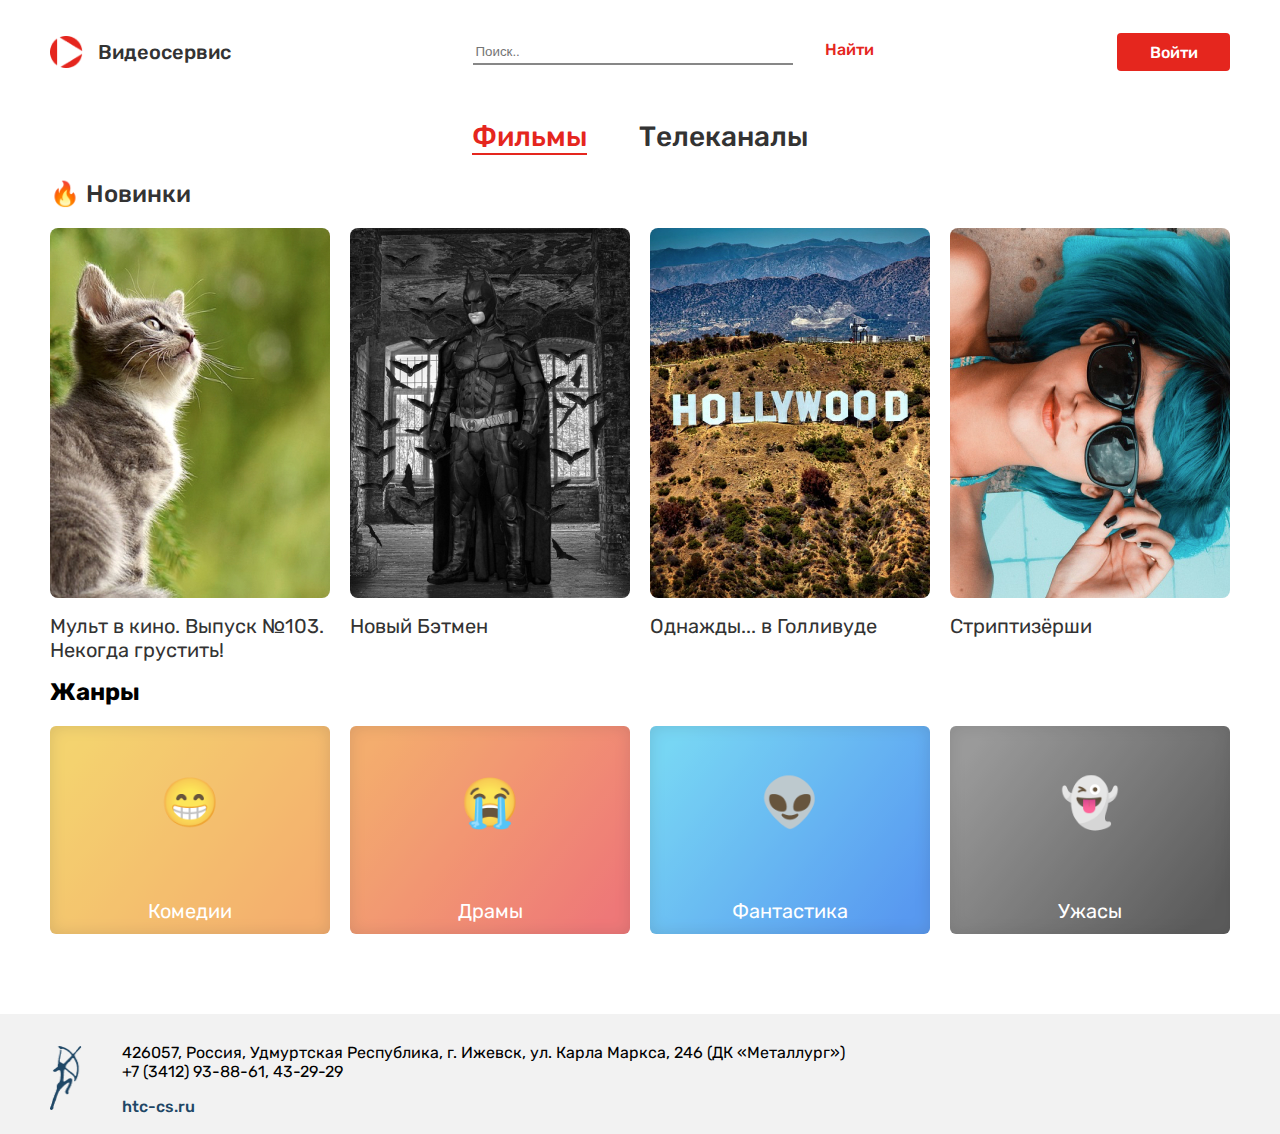
<file: index.html>
<!DOCTYPE html>
<html lang="">
  <head>
    <meta charset="utf-8">
    <link rel="shortcut icon" href="png/sign.png" />
    <meta name="viewport" content="width=device-width , initial-scale=1">
    <title>Видеосервис</title>
    <link rel="stylesheet" href="css/style.css">
    <link rel="preconnect" href="https://fonts.googleapis.com">
    <link rel="preconnect" href="https://fonts.gstatic.com" crossorigin>
    <link href="https://fonts.googleapis.com/css2?family=Rubik:wght@500&display=swap" rel="stylesheet">
    <link rel="preconnect" href="https://fonts.googleapis.com">
    <link rel="preconnect" href="https://fonts.gstatic.com" crossorigin>
    <link href="https://fonts.googleapis.com/css2?family=Rubik&display=swap" rel="stylesheet">
    <script src="index.js" defer></script>
  </head>
  <body>
    <header>
      <div id="main-container">
        <div class="cont1">
          <div id="logo-site">
            <img src="png/sign.png" alt="" >
          </div>
          <div id="video">
            <p>Видеосервис</p>
          </div>
        </div>

        <div class="cont2">
            <input type="search" id="mySearch" name=""  placeholder="Поиск.." />
            <a href="/" id="Nat">Найти</a>
        </div>

        <div class="cont3">
            <button id="Voit" class="openDialogBtn" class="button-violet">Войти</button>
        </div>
      </div>
    </header>

    <nav class="nav-panel">
      <div id="container-links">
        <a href="" id="films">Фильмы</a>
        <a href="second-page.html" id="tele">Телеканалы</a>
      </div>
    </nav>

    <main>

        <dialog class="child" id="myDialog">
          <div class="dialog__wrapper">
            <h2 class="input">Вход</h2>
            <input type="text" placeholder="Логин" name="uname" required class="input-form">
            <input type="text" placeholder="Пароль" name="uname" required class="input-form2"> <br>
            <input type="checkbox" checked="checked" name="remember" class="checkbox"> Запомнить <br>

            <button class="closeDialogBtn button-black">Войти</button>
          </div>
        </dialog>

      <h2 id="text-article2">🔥 Новинки</h2>

      <div class="block-container-images-flims">

        <div class="content-block-film1 item">
          <div class="text-in-block-film1">В новом выпуске ми-ми-мишки изобретут машину сна, а Дракоша Тоша научит завязывать шнурки. Также зрители увидят новые серии мультфильмов «Четверо в кубе», «Лео и Тиг» и совершенно новый мультсериал «Снежная королева: Хранители чудес». </div>

        <div class="block-for-text">
          <span class="opis-text-film">Мульт в кино. Выпуск №103. Некогда грустить!</span>
         </div>
        </div>

        <div class="content-block-film2 item">
          <div class="text-in-block-film2">
            <span>После двух лет поисков правосудия на улицах Готэма Бэтмен становится для горожан олицетворением беспощадного возмездия. </span>
          </div>
          <span class="opis-text-film">Новый Бэтмен</>
        </div>

        <div class="content-block-film3 item">
          <div class="text-in-block-film3">
            <span class="p-films">Фильм повествует о череде событий, произошедших в Голливуде в 1969 году, на закате его «золотого века». Известный актер Рик Далтон и его дублер Клифф Бут пытаются найти свое место в стремительно меняющемся мире киноиндустрии.</span>
          </div>
          <span class="opis-text-film">Однажды... в Голливуде</span>

        </div>

        <div class="content-block-film4 item">
          <div class="text-in-block-film4">
            <span>Танцовщицы элитного стриптиз-клуба, клиенты которого — известные финансисты с Уолл-Стрит, привыкли к большим заработкам и роскошной жизни.</span>
          </div>
          <span class="opis-text-film">Стриптизёрши</span>

        </div>

      </div>


      <h2 id="ganre">Жанры</h2> 

      
      <div class="emod-blocks">
        <div class="blocks-emod1  opac">
          <div class="possi-smile"><p>😁</p></div>
          <div class="possi-smile-text"><p>Комедии</p></div>
        </div>
        <div class="blocks-emod2  opac">
          <div class="possi-smile"><p>😭</p></div>
          <div class="possi-smile-text"><p>Драмы</p></div>
        </div>
        <div class="blocks-emod3  opac">
          <div class="possi-smile"><p>👽</p></div>
          <div class="possi-smile-text"><p>Фантастика</p></div>
        </div>
        <div class="blocks-emod4  opac">
          <div class="possi-smile"><p>👻</p></div>
          <div class="possi-smile-text"><p>Ужасы</p></div>
        </div>
      </div>
    </main>

    <footer>
      <div class="footer-content">
        <img src="png/htc-cs-logo.png" alt="" id="img-logo-htc">
        <div id="column">
          <p id="place">426057, Россия, Удмуртская Республика, г. Ижевск, ул. Карла Маркса, 246 (ДК «Металлург») <br>
          +7 (3412) 93-88-61, 43-29-29</p>
          <a href="" id="link-htc">htc-cs.ru</a>
        </div>
      </div>
    </footer>
  </body>
</html>
</file>
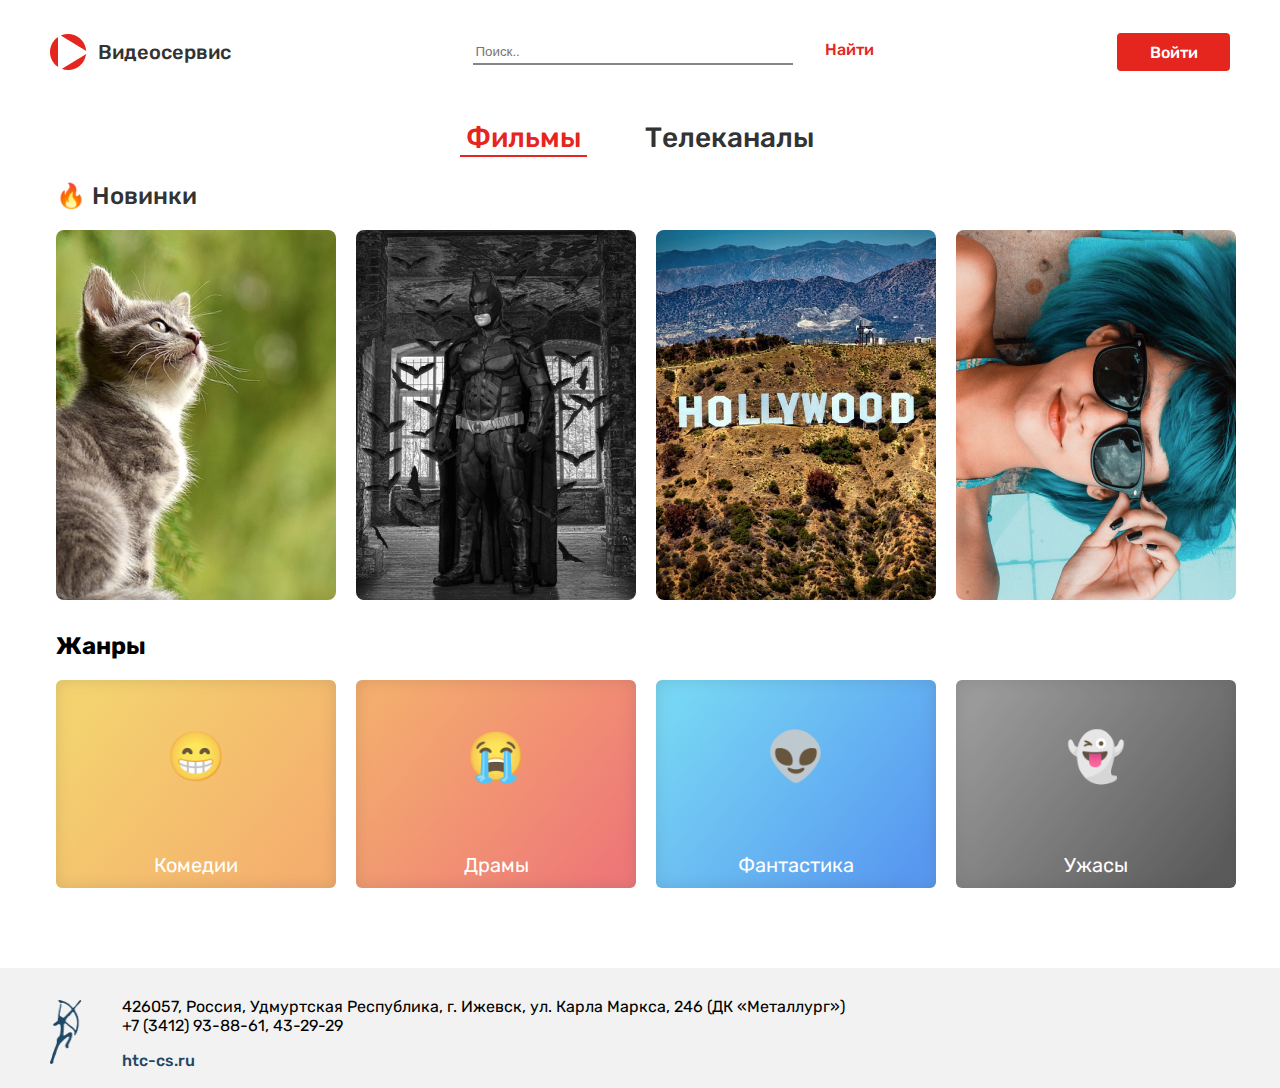
<file: Video-service-site-/index.html>
<!DOCTYPE html>
<html lang="">
  <head>
    <meta charset="utf-8">
    <meta name="viewport" content="width=device-width , initial-scale=1">
    <title>Видеосервис</title>
    <link rel="stylesheet" href="css/style.css">
    <link rel="preconnect" href="https://fonts.googleapis.com">
    <link rel="preconnect" href="https://fonts.gstatic.com" crossorigin>
    <link href="https://fonts.googleapis.com/css2?family=Rubik:wght@500&display=swap" rel="stylesheet">
    <script src="index.js"></script>
  </head>
  <body>
    <header>
      <div id="main-container">
        <div class="cont1">
          <div id="logo-site">
            <img src="/png/sign.png" alt="" >
          </div>
          <div id="video">
            <p>Видеосервис</p>
          </div>
        </div>

        <div class="cont2">
            <input type="search" id="mySearch" name=""  placeholder="Поиск.." />
            <a href="" id="Nat">Найти</a>
        </div>

        <div class="cont3">
            <button id="Voit">Войти</button>
        </div>
      </div>
    </header>

    <nav class="nav-panel">
      <div id="container-links">
        <button id="films">Фильмы</button>
        <button id="tele"><a href="/second-page.html">Телеканалы</a></button>
      </div>
    </nav>


    <main>
      <h2 id="text-article2">🔥 Новинки</h2>

      <div class="block-container-images-flims">

        <div class="content-block-film1 item">
          <div class="text-in-block-film1"></div>
        </div>

        <div class="content-block-film2 item">
          <div class="text-in-block-film2"></div>
        </div>

        <div class="content-block-film3 item">
          <div class="text-in-block-film3">
            <p class="p-films">Фильм повествует о череде событий, произошедших в Голливуде в 1969 году, на закате его «золотого века». Известный актер Рик Далтон и его дублер Клифф Бут пытаются найти свое место в стремительно меняющемся мире киноиндустрии.</p>
          </div>
        </div>

        <div class="content-block-film4 item">
          <div class="text-in-block-film4"></div>
        </div>

      </div>


      <h2 id="ganre">Жанры</h2>

      <div class="emod-blocks">
        <div class="blocks-emod1  opac">
          <div class="possi-smile"><p>😁</p></div>
          <div class="possi-smile-text"><p>Комедии</p></div>
        </div>
        <div class="blocks-emod2  opac">
          <div class="possi-smile"><p>😭</p></div>
          <div class="possi-smile-text"><p>Драмы</p></div>
        </div>
        <div class="blocks-emod3  opac">
          <div class="possi-smile"><p>👽</p></div>
          <div class="possi-smile-text"><p>Фантастика</p></div>
        </div>
        <div class="blocks-emod4  opac">
          <div class="possi-smile"><p>👻</p></div>
          <div class="possi-smile-text"><p>Ужасы</p></div>
        </div>
      </div>
    </main>

    <footer>
      <div class="footer-content">
        <img src="/png/htc-cs-logo.png" alt="" id="img-logo-htc">
        <div id="column">
          <p id="place">426057, Россия, Удмуртская Республика, г. Ижевск, ул. Карла Маркса, 246 (ДК «Металлург») <br>
          +7 (3412) 93-88-61, 43-29-29</p>
          <a href="" id="link-htc">htc-cs.ru</a>
        </div>
      </div>
    </footer>
  </body>
</html>
</file>
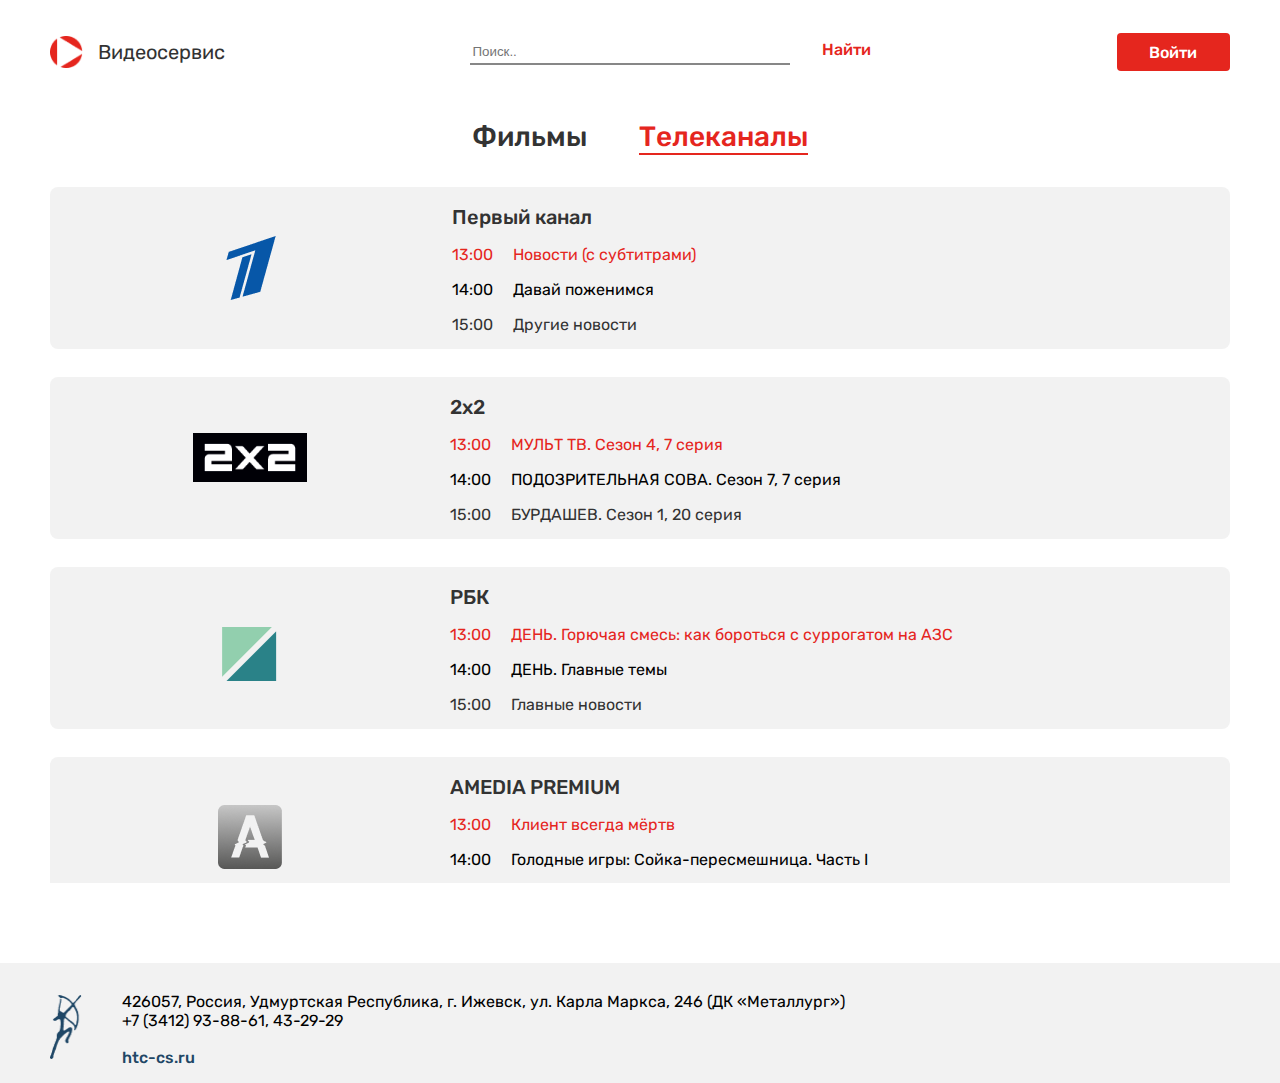
<file: second-page.html>
<!DOCTYPE html>
<html lang="">
  <head>
    <meta charset="utf-8">
    <link rel="shortcut icon" href="png/sign.png" />
    <meta name="viewport" content="width=device-width , initial-scale=1">
    <title>Видеосервис</title>
    <link rel="stylesheet" href="css/second-page-style.css">
    <link rel="preconnect" href="https://fonts.googleapis.com">
    <link rel="preconnect" href="https://fonts.gstatic.com" crossorigin>
    <link href="https://fonts.googleapis.com/css2?family=Rubik:wght@500&display=swap" rel="stylesheet">
    <link rel="preconnect" href="https://fonts.googleapis.com">
    <link rel="preconnect" href="https://fonts.gstatic.com" crossorigin>
    <link href="https://fonts.googleapis.com/css2?family=Rubik&display=swap" rel="stylesheet">
    <script src="index.js" defer></script>
  </head>
  <body>
    <header>
      <div id="main-container">
        <div class="cont1">
          <div id="logo-site">
            <img src="png/sign.png" alt="" >
          </div>
          <div id="video">
            <p class="video-servic-text">Видеосервис</p>
          </div>
        </div>

        <div class="cont2">
          <input type="search" id="mySearch" name=""  placeholder="Поиск.." />
          <a href="/" id="Nat">Найти</a>
        </div>

        <div class="cont3">
          <button id="Voit" class="openDialogBtn" class="button-violet">Войти</button>
        </div>
      </div>
    </header>

    <nav class="nav-panel">
      <div id="container-links">
        <a href="index.html" id="films">Фильмы</a>
        <a href="" id="tele">Телеканалы</a>
      </div>
    </nav>


    <main>

      <dialog class="child" id="myDialog">
        <div class="dialog__wrapper">
          <h2 class="input">Вход</h2>
          <input type="text" placeholder="Логин" name="uname" required class="input-form">
          <input type="text" placeholder="Пароль" name="uname" required class="input-form2"> <br>
          <input type="checkbox" checked="checked" name="remember" class="checkbox"> Запомнить <br>

          <button class="closeDialogBtn button-black">Войти</button>
        </div>
      </dialog>

      <div class="main-container-tele">
        <div id="block-tele1">  
          <div>
            <img src="png/logo.png" alt="" id="logo-channel1">
          </div> 

          <div class="blocks-channel">
            <p class="main-text">Первый канал</p><br>
            <p class="first-text">13:00 &nbsp; &nbsp; Новости (с субтитрами)</p><br>
            <p class="med">14:00 &nbsp; &nbsp; Давай поженимся</p><br>
            <p class="last-text">15:00 &nbsp; &nbsp; Другие новости</p><br>
          </div>
        </div>

        <div id="block-tele2">    
          <div>
            <img src="png/2x2.png" alt="" id="logo-channel2">
          </div>

          <div class="blocks-channel">
            <p class="main-text">2x2</p><br>
            <p class="first-text">13:00 &nbsp; &nbsp; МУЛЬТ ТВ. Сезон 4, 7 серия</p><br>
            <p class="med">14:00 &nbsp; &nbsp; ПОДОЗРИТЕЛЬНАЯ СОВА. Сезон 7, 7 серия</p><br>
            <p class="last-text">15:00 &nbsp; &nbsp; БУРДАШЕВ. Сезон 1, 20 серия</p><br>
          </div>
        </div>

        <div id="block-tele3">    
          <div>
            <img src="png/logo-sq.png" alt="" id="logo-channel3">
          </div>

          <div class="blocks-channel">
            <p class="main-text">РБК</p><br>
            <p class="first-text">13:00 &nbsp; &nbsp; ДЕНЬ. Горючая смесь: как бороться с суррогатом на АЗС</p><br>
            <p class="med">14:00 &nbsp; &nbsp; ДЕНЬ. Главные темы</p><br>
            <p class="last-text">15:00 &nbsp; &nbsp; Главные новости</p><br>
          </div>
        </div>

        <div id="block-tele4">   
          <div>
            <img src="png/amedia.png" alt="" id="logo-channel4">
          </div>

          <div class="blocks-channel">
            <p class="main-text">AMEDIA PREMIUM</p><br>
            <p class="first-text">13:00 &nbsp; &nbsp; Клиент всегда мёртв</p><br>
            <p class="med">14:00 &nbsp; &nbsp; Голодные игры: Сойка-пересмешница. Часть I</p><br>
            <p class="last-text">15:00 &nbsp; &nbsp; Секс в большом городе</p><br>
          </div> 
        </div>

      </div>
    </main>

    <footer>
      <div class="footer-content">
        <img src="png/htc-cs-logo.png" alt="" id="img-logo-htc">
        <div id="column">
          <p id="place">426057, Россия, Удмуртская Республика, г. Ижевск, ул. Карла Маркса, 246 (ДК «Металлург») <br>
          +7 (3412) 93-88-61, 43-29-29</p><br>
          <a href="" id="link-htc">htc-cs.ru</a>
        </div>
      </div>
    </footer>
  </body>
</html>
</file>
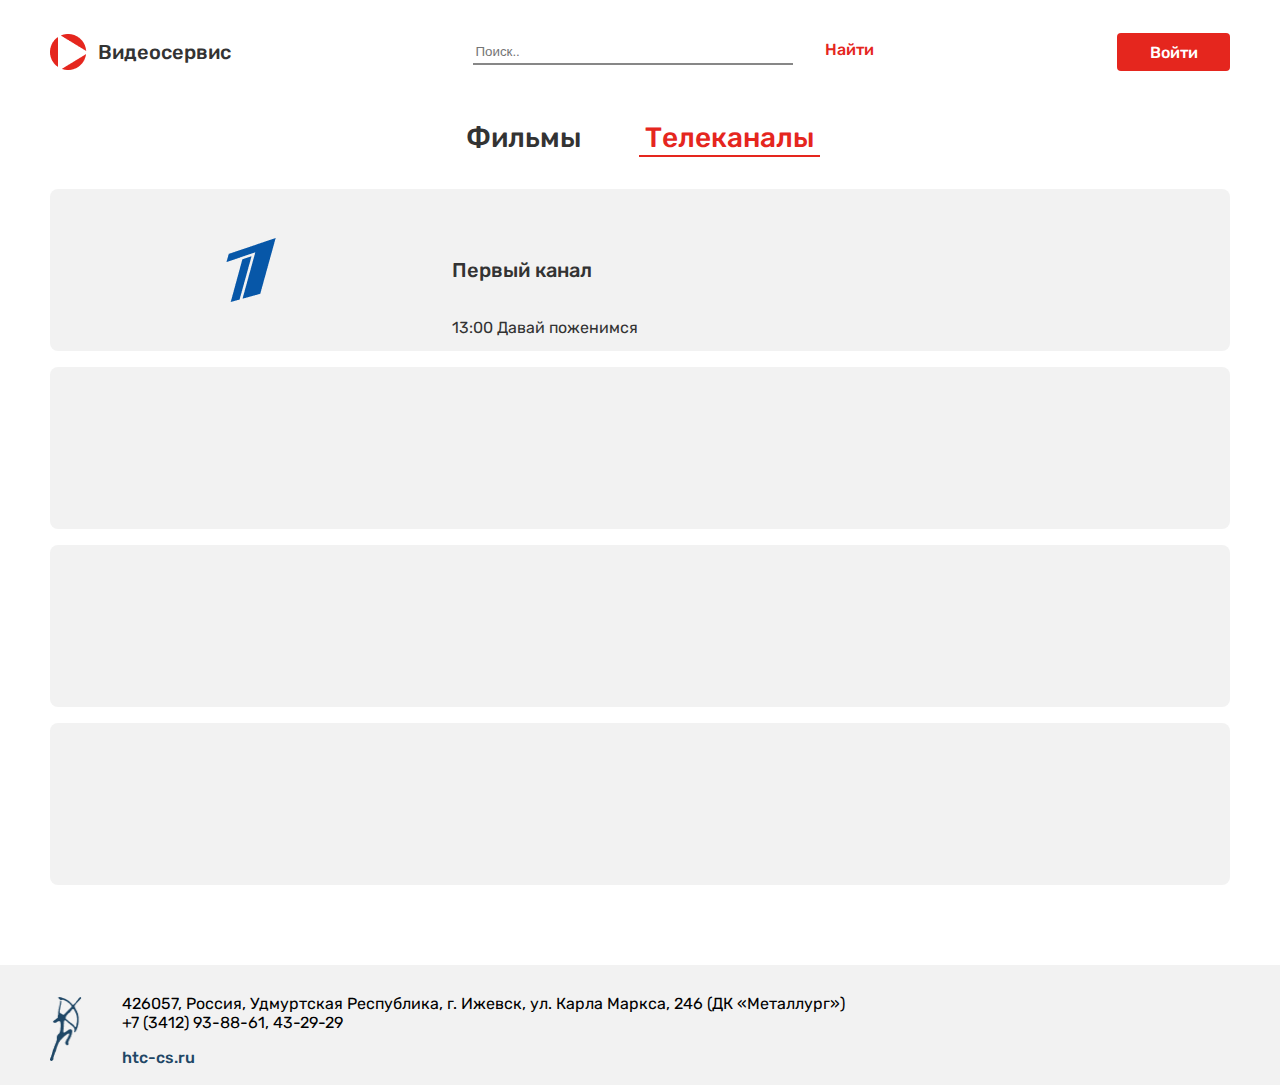
<file: Video-service-site-/second-page.html>
<!DOCTYPE html>
<html lang="">
  <head>
    <meta charset="utf-8">
    <title>Видеосервис</title>
    <link rel="stylesheet" href="css/second-page-style.css">
    <link rel="preconnect" href="https://fonts.googleapis.com">
<link rel="preconnect" href="https://fonts.gstatic.com" crossorigin>
<link href="https://fonts.googleapis.com/css2?family=Rubik:wght@500&display=swap" rel="stylesheet">
    <script src="index.js"></script>
  </head>
  <body>
    <header>
      <div id="main-container">
        <div class="cont1">
          <div id="logo-site">
            <img src="/png/sign.png" alt="" >
          </div>
          <div id="video">
            <p>Видеосервис</p>
          </div>
        </div>

        <div class="cont2">
            <input type="search" id="mySearch" name=""  placeholder="Поиск.." />
            <a href="" id="Nat">Найти</a>
        </div>

        <div class="cont3">
            <button id="Voit">Войти</button>
        </div>
      </div>
    </header>

    <nav class="nav-panel">
      <div id="container-links">
        <button id="films"><a href="/index.html">Фильмы</a></button>
        <button id="tele">Телеканалы</button>
      </div>
    </nav>


    <main>
      <div id="block-tele1">  
        <div>
          <img src="/png/logo.png" alt="" id="logo-channel1">
        </div> 

        <div class="blocks-channel">
          <p class="item-text">Первый канал</p>

          <div>
            <p class="item-text item-text-small">13:00</p>
            <p class="item-text item-text-small">Давай поженимся</p>
          </div> 

          <div>
            <p class="item-text item-text-small">14:00</p>
            <p class="item-text item-text-small">Давай поженимся</p>
          </div>

          <div>
            <p class="item-text item-text-small">15:00</p>
            <p class="item-text item-text-small">Другие новости</p>
          </div>
        </div>
      </div>

      <div id="block-tele2">    
      </div>

      <div id="block-tele3">    
      </div>

      <div id="block-tele4">    
      </div>
    </main>

    <footer>
      <div class="footer-content">
        <img src="/png/htc-cs-logo.png" alt="" id="img-logo-htc">
        <div id="column">
          <p id="place">426057, Россия, Удмуртская Республика, г. Ижевск, ул. Карла Маркса, 246 (ДК «Металлург») <br>
          +7 (3412) 93-88-61, 43-29-29</p>
          <a href="" id="link-htc">htc-cs.ru</a>
        </div>
      </div>
    </footer>
  </body>
</html>
</file>
<file: css/style.css>
body{
  margin: 0;
  padding: 0;
  overflow-x:hidden;
  font-family: 'Rubik';
}

hr{
  flex-basis: 100%;
  height: 0.4375rem;
  background: #D9D9D9;
  border: none;
  margin-top: -20px;
}

header{
  display: flex;
  width: 100%;
  height: 100%;
}
a{
  text-decoration: none;
  color: var(--Gray-1, #333);
  text-align: right;
  font-family: Rubik;
  font-size: 1.75rem;
  font-style: normal;
  font-weight: 500;
  line-height: normal;
  }

#main-container{
  width: 1180px;
  height: 2.5rem;
  margin: auto;
  margin-top: 32px;
  justify-content: space-between;
  align-items: center;
  display: flex;
}
#text-article2{
  display: inline-block;
  color: var(--Gray-1, #333);
  text-align: left;
  font-family: Rubik;
  font-size: 1.5rem;
  font-style: normal;
  font-weight: 500;
  line-height: normal;
  margin-top: -1rem;
}

p{
  display: inline-block;
}

.cont1{
  height: 100%;
  display: flex;
  align-items: center;
}

.cont2{
  display: flex;
  flex-wrap: wrap;
}

#Nat{
  color: var(--red, #E5261E);
  font-family: Rubik;
  font-size: 1rem;
  font-style: normal;
  font-weight: 500;
  line-height: normal;
  margin-left: 2rem;
}

#logo-site{
  display: flex;
  width: 36.116px;
  height: 32.4px;
  flex-shrink: 0;
}

#video{
  display: flex;
  color: var(--Gray-1, #333);
  font-family: Rubik;
  font-size: 1.25rem;
  font-style: normal;
  font-weight: 500;
  line-height: normal;
  margin-left: 0.74rem;
}

#Voit {
  border-radius: 0.25rem;
  background: var(--red, #E5261E);
  width: 7.0625rem;
  height: 2.375rem;
  flex-shrink: 0;
  border: none;
  color: #FFF;
  text-align: center;
  font-family: Rubik;
  font-size: 1rem;
  font-style: normal;
  font-weight: 500;
  line-height: normal;
  cursor: pointer;
  display: block;
}
#Voit:active{
  background: #CC221B;
}

#mySearch{
  width: 20rem;
  height: 1.5625rem;
  border-top-style:none ;
  border-right-style:none ;
  border-left-style:none ;
  border-color: #333333;
}

.cont3{
  display: flex;
  display: inline-block;
}

nav{
  width: 100vw;
  margin: auto;
}


#films{
  color: var(--red, #E5261E);
  font-family: Rubik;
  font-size: 1.75rem;
  font-style: normal;
  font-weight: 500;
  line-height: normal;
  text-align: center;
  display: inline-block;
  margin-right: 3rem;
  margin-top: 3rem;
  background-color: white;
  border-top: none;
  border-right: none;
  border-left: none;
  border-bottom: #E5261E 2px solid;
}

#tele{
  color: var(--Gray-1, #333);
  text-align: right;
  font-family: Rubik;
  font-size: 1.75rem;
  font-style: normal;
  font-weight: 500;
  line-height: normal;
  text-decoration: none;
  text-align: center;
  display: inline-block;
  margin-top: 3rem;
  border: none;
  background-color: white;
}

#container-links{
  text-align: center;
  width: 40rem;
  margin: auto;
}


main{
  width: 1180px;
 /* width: auto; */
  height: 100%;
  margin: 0 auto;
  margin-top: 2rem;
  flex-direction: column;
}


dialog {
  position: fixed;
  width: 304px;
  height: 394px;
  flex-shrink: 0;
  border-radius: 8px;
  background: #FFF;
  top: 26%;
  left: 16.8%;
  transform: translate(-50%, -50%);
  border: none;
  padding: 0;
  background-color: #FFFFFF;
  text-align: center;
  margin: auto;
}

.input{
  color: var(--Gray-1, #333);
  text-align: right;
  font-family: Rubik;
  font-size: 28px;
  font-style: normal;
  font-weight: 500;
  line-height: normal;
  text-align: center;
}

.input-form{
  display: flex;
  width: 232px;
  height: 25px;
  flex-direction: column;
  justify-content: center;
  align-items: flex-start;
  gap: 6px;
  flex-shrink: 0;
  border-top-style: none;
  border-left-style:none;
  border-right-style: none ;
  margin: auto;
}

.input-form2{
  display: flex;
  width: 232px;
  height: 25px;
  flex-direction: column;
  justify-content: center;
  align-items: flex-start;
  gap: 6px;
  flex-shrink: 0;
  border-top-style: none;
  border-left-style:none;
  border-right-style: none ;
  margin: auto;
  margin-top: 24px;
}

.checkbox{
  display: inline-block;
  margin-left: -130px;
  margin-top: 23px;
}

.button-black{
  width: 113px;
  height: 38px;
  flex-shrink: 0;
  border-radius: 4px;
  background: var(--red, #E5261E);
  border: none;
  margin-top: 111px;
  color: #FFF;
  text-align: center;
  font-family: Rubik;
  font-size: 16px;
  font-style: normal;
  font-weight: 500;
  line-height: normal;
}


dialog::backdrop {
  /* background-color: rgba(0, 0, 0, 0.5); */
  opacity: 0.6;
  background: var(--Gray-1, #333);
}


.block-container-images-flims{
  width: 1180px;
  height: auto;
  /* height: 100%; */
  margin: auto;
  display: flex;
  /* justify-content: space-between; */
  gap: 20px; 
  flex-wrap: wrap;
  justify-content: space-between;
}

.opis-text-film{
  display: block;
  margin-top: 16px;
  margin-bottom: 16px;
  color: var(--Gray-1, #333);
  font-family: Rubik;
  font-size: 20px;
  font-style: normal;
  font-weight: 400;
  line-height: normal;
}

.block-for-text{
  margin-bottom: 16px;
}

.p-films{
  color: var(--Gray-6, #F2F2F2);
  font-family: Rubik;
  font-size: 16px;
  font-style: normal;
  font-weight: 400;
  line-height: 140%; /* 22.4px */
}

.content-block-film1{
  background-image: url("../img/image.jpg");
  /* width: 280px;
  height: 370px;
  flex-shrink: 0;
  border-radius: 8px;*/
  height: 370px;
}

.text-in-block-film1{
  width: 280px;
  height: 370px;
  opacity: 0;
  border-radius: 8px;
  padding: 16px;
  box-sizing: border-box;
  color: white;
}

.text-in-block-film1:hover{
  border-radius: 8px;
  opacity: 0.8;
  background: var(--Gray-1, #333);
  transition: 0.2s;
}

.content-block-film2{
  background-image: url("../img/image1.jpg");
  /* width: 280px;
  height: 370px;
  flex-shrink: 0;
  border-radius: 8px;
  cursor: pointer; */
  height: 370px;
}

.text-in-block-film2{
  width: 280px;
  height: 370px;
  opacity: 0;
  box-sizing: border-box;
  padding: 16px;
  color: white;
}

.text-in-block-film2:hover{
  border-radius: 8px;
  opacity: 0.8;
  background: var(--Gray-1, #333);
  transition: 0.2s;
}

.content-block-film3{
  background-image: url("../img/image2.jpg");
  /* width: 280px;
  height: 370px;
  flex-shrink: 0;
  border-radius: 8px;
  cursor: pointer; */
  height: 370px;
}

.text-in-block-film3{
  width: 280px;
  height: 370px;
  opacity: 0;
  padding: 16px;
  box-sizing: border-box;
}

.text-in-block-film3:hover{
  border-radius: 8px;
  opacity: 0.8;
  background: var(--Gray-1, #333);
  transition: 0.2s;
}

.content-block-film4{
  background-image: url("../img/image3.jpg");
  /* max-width: 280px;
  max-height: 370px;
  flex-shrink: 0;
  border-radius: 8px;
  cursor: pointer; */
  height: 370px;
}

.item{
  width: 280px;
  max-height: 434px;
  /* flex-shrink: 0; */
  border-radius: 0.5em;
  cursor: pointer;
  background-repeat: no-repeat;
  flex-direction: column;

}

.text-in-block-film4{
  width: 280px;
  height: 370px;
  opacity: 0;
  box-sizing: border-box;
  color: white;
  padding: 16px;
}

.text-in-block-film4:hover{
  border-radius: 8px;
  opacity: 0.8;
  background: var(--Gray-1, #333);
  transition: 0.2s;
}



.emod-blocks{
  width: 100%;
  height: auto;
  display: flex;
  justify-content: space-between;
}

.opac{
 opacity: 0.8 ;
 cursor: pointer;
}

.opac:hover{
  opacity: 1 ;
  transition: 0.2s;
}

.blocks-emod1{
  width: 280px;
  height: 208px;
  flex-shrink: 0;
  border-radius: 6px;
  opacity: 0.8;
  background: linear-gradient(128deg, #F2C94C 8.44%, #F29A4A 91.36%);
  box-shadow: 0px 0px 16px 0px rgba(0, 0, 0, 0.15) inset;
  flex-direction: column;
}

.possi-smile{
  color: #FFF;
  text-align: center;
  font-family: Rubik;
  font-size: 48px;
  font-style: normal;
  font-weight: 400;
  line-height: normal;
}

.possi-smile-text{
  color: #FFF;
  text-align: center;
  font-family: Rubik;
  font-size: 20px;
  font-style: normal;
  font-weight: 400;
  line-height: normal;
}

.blocks-emod2{
  width: 280px;
  height: 208px;
  flex-shrink: 0;
  border-radius: 6px;
  opacity: 0.8;
  background: linear-gradient(128deg, #F2994A 8.44%, #EB5757 91.36%);
  box-shadow: 0px 0px 16px 0px rgba(0, 0, 0, 0.15) inset;
}

.blocks-emod3{
  width: 280px;
  height: 208px;
  flex-shrink: 0;
  border-radius: 6px;
  opacity: 0.8;
  background: linear-gradient(128deg, #56CCF2 8.44%, #2F80ED 91.36%);
  box-shadow: 0px 0px 16px 0px rgba(0, 0, 0, 0.15) inset;
}

.blocks-emod4{
  width: 280px;
  height: 208px;
  flex-shrink: 0;
  border-radius: 6px;
  opacity: 0.8;
  background: linear-gradient(128deg, #828282 8.44%, #333 91.36%);
  box-shadow: 0px 0px 16px 0px rgba(0, 0, 0, 0.15) inset;
}

#ganre{
  margin-top: 80px;
  /* display: block; */
  text-align: start;
  flex-basis: 100%;
}

footer{
  width: 100%;
  height: 7.5rem;
  background: var(--Gray-6, #F2F2F2);
  margin-top: 5rem;
}

.footer-content{
  width: 73.75rem;
  height: 7.5rem;
  flex-shrink: 0;
  margin: auto;
  display: flex;
}

#img-logo-htc{
  display: inline-block;
  width: 1.9995rem;
  height: 4rem;
  flex-shrink: 0;
  margin-top: 2rem;
}

#place{
  flex-direction: column;
  margin-top: 1.8rem;
  display: block;
}

#column{
  flex-direction: column;
  margin-left: 2.5rem;
}

#link-htc{
  text-decoration: none;
  color: var(--htc-color, #1F4766);
  font-family: Rubik;
  font-size: 1rem;
  font-style: normal;
  font-weight: 500;
  line-height: normal;
}


@media (max-width: 1200px) {
  main{
    width: 880px;
  }

  .block-container-images-flims{
    width: 880px;
  }


  #main-container{
    width: 880px;
  }

  .emod-blocks{
    width: 880px;
    flex-wrap: wrap;
    gap: 20px;
  }

  .footer-content{
    width: 880px;
  }

  .text-in-block-film1{
    /* margin-top: 32px; */
  }

  .content-block-film4{
    margin: auto;
    margin-top: 30px;
  }

  .blocks-emod4{
    margin: auto;
  }

  dialog {
    top: 26%;
    left: 25.8%;
  }
}

@media (max-width: 896px) {
  main{
    width: 580px;
  }

  dialog {
    top: 26%;
    left: 34%;
  }
  
  .block-container-images-flims{
    width: 580px;
  }

  #main-container{
    width: 580px;
    height: 100px;
    flex-direction: column;
  }

  .cont2{
    flex-direction: 0;
  }

  .cont3{
    margin-top: 12px;
    margin-bottom: 12px;
  }

  .emod-blocks{
    width: 580px;
    flex-wrap: wrap;
    gap: 20px;
  }

  .footer-content{
    width: 580px;
    height: 100%;
    flex-wrap: wrap;
    padding-top: 20px;
  }

  footer{
    height: 100%;
  }

  #img-logo-htc{
    margin: auto;
  }

  #link-htc a{
    text-align: center;
  }


  .content-block-film3{
    margin: auto;
    margin-top: 60px;
  }

  .content-block-film4{
    margin: auto;
    margin-top: 60px;
  }

  .ganre{
    margin-top: 100px;
    display: block;
  }
}

@media (max-width: 615px) {
  main{
    width: 280px;
  }

  .block-container-images-flims{
    width: 280px;
  }

  #text-article2{
    width: 280px;
    text-align: center;
  }

  #container-links{
    width: 280px;
    margin: auto;
  }

  #films{
    font-size: 24px;
    margin-right: 30px;
  }

  #tele{
    font-size: 24px;
  }

  #main-container{
    width: 280px;
    height: 150px;
    flex-direction: column;
  }

  .cont2{
    width: 280px;
    margin-bottom: 10px;
  }

  #Nat{
    display: block;
    margin: auto;
    margin-top: 10px;
  }

  .emod-blocks{
    width: 280px;
    flex-wrap: wrap;
    gap: 20px;
  }

  #ganre{
   text-align: center;
  }

  .item{
    margin-top: 16px;
  }

  .content-block-film3{
    margin: auto;
    margin-top: 60px;
  }

  .content-block-film4{
    margin: auto;
    margin-top: 60px;
  }


  .content-block-film2{
    margin: auto;
    margin-top: 60px;
  }

  .content-block-film4{
    margin: auto;
    margin-top: 60px;
  }

  dialog {
    top: 26%;
    left: 49%;
  }
}

@media (max-width: 550px){
  .footer-content{
    width: 280px;
    flex-wrap: wrap;
  }

  #column{
    flex-wrap: wrap;
    margin: 0;
  }
}
</file>
<file: Video-service-site-/css/style.css>
body{
  margin: 0;
  padding: 0;
  overflow-x:hidden;
  font-family: 'Rubik';
}

hr{
  width: 73.75rem;
  height: 0.4375rem;
  background: #D9D9D9;
  border: none;
  margin-bottom: -0.4rem;
}

header{
  display: flex;
  width: 100%;
  height: 100%;
}
a{
  text-decoration: none;
  color: var(--Gray-1, #333);
  text-align: right;
  font-family: Rubik;
  font-size: 1.75rem;
  font-style: normal;
  font-weight: 500;
  line-height: normal;
  }

#main-container{
  width: 73.75rem;
  height: 2.5rem;
  margin: auto;
  margin-top: 32px;
  justify-content: space-between;
  align-items: center;
  display: flex;
}
#text-article2{
  display: inline-block;
  color: var(--Gray-1, #333);
  text-align: left;
  font-family: Rubik;
  font-size: 1.5rem;
  font-style: normal;
  font-weight: 500;
  line-height: normal;
  margin-top: -1rem;
}

p{
  display: inline-block;
}

.cont1{
  height: 100%;
  display: flex;
  align-items: center;
}

.cont2{
  display: flex;
  flex-wrap: wrap;
}

#Nat{
  color: var(--red, #E5261E);
  font-family: Rubik;
  font-size: 1rem;
  font-style: normal;
  font-weight: 500;
  line-height: normal;
  margin-left: 2rem;
}

#logo-site{
  display: flex;
  width: 2.25725rem;
  height: 2.25rem;
  flex-shrink: 0;
}

#video{
  display: flex;
  color: var(--Gray-1, #333);
  font-family: Rubik;
  font-size: 1.25rem;
  font-style: normal;
  font-weight: 500;
  line-height: normal;
  margin-left: 0.74rem;
}

#Voit{
  border-radius: 0.25rem;
  background: var(--red, #E5261E);
  width: 7.0625rem;
  height: 2.375rem;
  flex-shrink: 0;
  border: none;
  color: #FFF;
  text-align: center;
  font-family: Rubik;
  font-size: 1rem;
  font-style: normal;
  font-weight: 500;
  line-height: normal;
  cursor: pointer;
}

#mySearch{
  width: 20rem;
  height: 1.5625rem;
  border-top-style:none ;
  border-right-style:none ;
  border-left-style:none ;
  border-color: #333333;
}

.cont3{
  display: flex;
  display: inline-block;
}

nav{
  width: 100vw;
  margin: auto;
}


#films{
  color: var(--red, #E5261E);
  font-family: Rubik;
  font-size: 1.75rem;
  font-style: normal;
  font-weight: 500;
  line-height: normal;
  text-align: center;
  display: inline-block;
  margin-right: 3rem;
  margin-top: 3rem;
  background-color: white;
  border-top: none;
  border-right: none;
  border-left: none;
  border-bottom: #E5261E 2px solid;
}

#tele{
  color: var(--Gray-1, #333);
  text-align: right;
  font-family: Rubik;
  font-size: 1.75rem;
  font-style: normal;
  font-weight: 500;
  line-height: normal;
  text-decoration: none;
  text-align: center;
  display: inline-block;
  margin-top: 3rem;
  border: none;
  background-color: white;
}

#container-links{
  text-align: center;
  width: 40rem;
  margin: auto;
}


main{
 width: 73rem;
 /* width: auto; */
  height: 100%;
  margin: 0 auto;
  margin-top: 2rem;
}

.block-container-images-flims{
  width: 1440px;
  height: auto;
  /* height: 100%; */
  margin: auto;
  display: flex;
  /* justify-content: space-between; */
  gap: 20px; 
  flex-wrap: wrap;
}

.p-films{
  color: var(--Gray-6, #F2F2F2);
  font-family: Rubik;
  font-size: 16px;
  font-style: normal;
  font-weight: 400;
  line-height: 140%; /* 22.4px */
}

.content-block-film1{
  background-image: url("../img/image.jpg");
  /* width: 280px;
  height: 370px;
  flex-shrink: 0;
  border-radius: 8px;
  cursor: pointer; */
}

.text-in-block-film1{
  width: 280px;
  height: 370px;
  opacity: 0;
}

.text-in-block-film1:hover{
  border-radius: 8px;
  opacity: 0.8;
  background: var(--Gray-1, #333);
  transition: 0.2s;
}

.content-block-film2{
  background-image: url("../img/image1.jpg");
  /* width: 280px;
  height: 370px;
  flex-shrink: 0;
  border-radius: 8px;
  cursor: pointer; */
}

.text-in-block-film2{
  width: 280px;
  height: 370px;
  opacity: 0;
}

.text-in-block-film2:hover{
  border-radius: 8px;
  opacity: 0.8;
  background: var(--Gray-1, #333);
  transition: 0.2s;
}

.content-block-film3{
  background-image: url("../img/image2.jpg");
  /* width: 280px;
  height: 370px;
  flex-shrink: 0;
  border-radius: 8px;
  cursor: pointer; */
}

.text-in-block-film3{
  width: 280px;
  height: 370px;
  opacity: 0;
  padding: 16px;
  box-sizing: border-box;
}

.text-in-block-film3:hover{
  border-radius: 8px;
  opacity: 0.8;
  background: var(--Gray-1, #333);
  transition: 0.2s;
}

.content-block-film4{
  background-image: url("../img/image3.jpg");
  /* max-width: 280px;
  max-height: 370px;
  flex-shrink: 0;
  border-radius: 8px;
  cursor: pointer; */
}

.item{
  width: 280px;
  height: 370px;
  /* flex-shrink: 0; */
  border-radius: 8px;
  cursor: pointer;
}

.text-in-block-film4{
  width: 280px;
  height: 370px;
  opacity: 0;
}

.text-in-block-film4:hover{
  border-radius: 8px;
  opacity: 0.8;
  background: var(--Gray-1, #333);
  transition: 0.2s;
}



.emod-blocks{
  width: 1180px;
  height: auto;
  display: flex;
  justify-content: space-between;
}

.opac{
 opacity: 0.8 ;
 cursor: pointer;
}

.opac:hover{
  opacity: 1 ;
  transition: 0.2s;
}

.blocks-emod1{
  width: 280px;
  height: 208px;
  flex-shrink: 0;
  border-radius: 6px;
  opacity: 0.8;
  background: linear-gradient(128deg, #F2C94C 8.44%, #F29A4A 91.36%);
  box-shadow: 0px 0px 16px 0px rgba(0, 0, 0, 0.15) inset;
  flex-direction: column;
}

.possi-smile{
  color: #FFF;
  text-align: center;
  font-family: Rubik;
  font-size: 48px;
  font-style: normal;
  font-weight: 400;
  line-height: normal;
}

.possi-smile-text{
  color: #FFF;
  text-align: center;
  font-family: Rubik;
  font-size: 20px;
  font-style: normal;
  font-weight: 400;
  line-height: normal;
}

.blocks-emod2{
  width: 280px;
  height: 208px;
  flex-shrink: 0;
  border-radius: 6px;
  opacity: 0.8;
  background: linear-gradient(128deg, #F2994A 8.44%, #EB5757 91.36%);
  box-shadow: 0px 0px 16px 0px rgba(0, 0, 0, 0.15) inset;
}

.blocks-emod3{
  width: 280px;
  height: 208px;
  flex-shrink: 0;
  border-radius: 6px;
  opacity: 0.8;
  background: linear-gradient(128deg, #56CCF2 8.44%, #2F80ED 91.36%);
  box-shadow: 0px 0px 16px 0px rgba(0, 0, 0, 0.15) inset;
}

.blocks-emod4{
  width: 280px;
  height: 208px;
  flex-shrink: 0;
  border-radius: 6px;
  opacity: 0.8;
  background: linear-gradient(128deg, #828282 8.44%, #333 91.36%);
  box-shadow: 0px 0px 16px 0px rgba(0, 0, 0, 0.15) inset;
}

#ganre{
  margin-top: 32px;
}

footer{
  width: 100%;
  height: 7.5rem;
  background: var(--Gray-6, #F2F2F2);
  margin-top: 5rem;
}

.footer-content{
  width: 73.75rem;
  height: 7.5rem;
  flex-shrink: 0;
  margin: auto;
  display: flex;
}

#img-logo-htc{
  display: inline-block;
  width: 1.9995rem;
  height: 4rem;
  flex-shrink: 0;
  margin-top: 2rem;
}

#place{
  flex-direction: column;
  margin-top: 1.8rem;
  display: block;
}

#column{
  flex-direction: column;
  margin-left: 2.5rem;
}

#link-htc{
  text-decoration: none;
  color: var(--htc-color, #1F4766);
  font-family: Rubik;
  font-size: 1rem;
  font-style: normal;
  font-weight: 500;
  line-height: normal;
}


@media (max-width: 1200px) {
  main{
    width: 880px;
  }

  .block-container-images-flims{
    width: 880px;
  }


  #main-container{
    width: 880px;
  }

  .emod-blocks{
    width: 880px;
    flex-wrap: wrap;
    gap: 20px;
  }

  .footer-content{
    width: 880px;
  }
}

@media (max-width: 896px) {
  main{
    width: 580px;
  }

  .block-container-images-flims{
    width: 580px;
  }

  #main-container{
    width: 580px;
    height: 100px;
    flex-direction: column;
  }

  .cont2{
    flex-direction: 0;
  }

  .cont3{
    margin-top: 12px;
    margin-bottom: 12px;
  }

  .emod-blocks{
    width: 580px;
    flex-wrap: wrap;
    gap: 20px;
  }

  .footer-content{
    width: 580px;
    height: 100%;
    flex-wrap: wrap;
    padding-top: 20px;
  }

  footer{
    height: 100%;
  }

  #img-logo-htc{
    margin: auto;
  }

  #link-htc a{
    text-align: center;
  }
}

@media (max-width: 600px) {
  main{
    width: 280px;
  }

  .block-container-images-flims{
    width: 280px;
  }

  #text-article2{
    width: 280px;
    text-align: center;
  }

  #container-links{
    width: 280px;
  }

  #films{
    font-size: 1.5rem;
    margin-right: 0;
  }

  #tele a{
    font-size: 1.5rem;
  }

  #main-container{
    width: 280px;
    height: 150px;
    flex-direction: column;
  }

  .cont2{
    width: 280px;
    margin-bottom: 10px;
  }

  #Nat{
    display: inline-block;
    margin: auto;
  }

  .emod-blocks{
    width: 280px;
    flex-wrap: wrap;
    gap: 20px;
  }

  #ganre{
   text-align: center;
  }
}

@media (max-width: 550px){
  .footer-content{
    width: 280px;
    flex-wrap: wrap;
  }

  #column{
    flex-wrap: wrap;
    margin: 0;
  }
}
</file>
<file: css/second-page-style.css>
body{
  margin: 0;
  padding: 0;
  overflow-x:hidden;
  font-family: 'Rubik';
}

header{
  display: flex;
  width: 100%;
  height: 100%;
}
a{
  text-decoration: none;
  color: var(--Gray-1, #333);
  text-align: right;
  font-family: Rubik;
  font-size: 1.75rem;
  font-style: normal;
  font-weight: 500;
  line-height: normal;
  }

#main-container{
  width: 1180px;
  height: 2.5rem;
  margin: auto;
  margin-top: 32px;
  justify-content: space-between;
  align-items: center;
  display: flex;
}
#text-article2{
  display: inline-block;
  color: var(--Gray-1, #333);
  text-align: left;
  font-family: Rubik;
  font-size: 1.5rem;
  font-style: normal;
  font-weight: 500;
  line-height: normal;
  margin-top: -1rem;
}


p{
  display: inline-block;
}

.cont1{
  height: 100%;
  display: flex;
  align-items: center;
}

.cont2{
  display: flex;
  flex-wrap: wrap;
}

#Nat{
  color: var(--red, #E5261E);
  font-family: Rubik;
  font-size: 1rem;
  font-style: normal;
  font-weight: 500;
  line-height: normal;
  margin-left: 2rem;
}

#logo-site{
  display: flex;
  width: 36.116px;
  height: 32.4px;
  flex-shrink: 0;
}

#video{
  color: var(--Gray-1, #333);
  font-family: Rubik;
  font-size: 20px;
  font-style: normal;
  font-weight: 500;
  line-height: normal;
  padding-bottom: 20px;
  box-sizing: border-box;
  margin-left: 11.88px;
}

#Voit{
  border-radius: 0.25rem;
  background: var(--red, #E5261E);
  width: 7.0625rem;
  height: 2.375rem;
  flex-shrink: 0;
  border: none;
  color: #FFF;
  text-align: center;
  font-family: Rubik;
  font-size: 1rem;
  font-style: normal;
  font-weight: 500;
  line-height: normal;
  cursor: pointer;
}

#Voit:active{
  background: #CC221B;
}

#mySearch{
  width: 20rem;
  height: 1.5625rem;
  border-top-style:none ;
  border-right-style:none ;
  border-left-style:none ;
  border-color: #333333;
}

.cont3{
  display: flex;
  display: inline-block;
}

nav{
  width: 100vw;
  margin: auto;
}


#films{
  color: var(--Gray-1, #333);
  text-align: right;
  font-family: Rubik;
  font-size: 1.75rem;
  font-style: normal;
  font-weight: 500;
  line-height: normal;
  text-align: center;
  display: inline-block;
  margin-right: 3rem;
  margin-top: 3rem;
  background-color: white;
  border: none;
}

#tele{
  color: var(--red, #E5261E);
  text-align: right;
  font-family: Rubik;
  font-size: 1.75rem;
  font-style: normal;
  font-weight: 500;
  line-height: normal;
  text-decoration: none;
  text-align: center;
  display: inline-block;
  margin-top: 3rem;
  border: none;
  background-color: white;
  border-top: none;
  border-right: none;
  border-left: none;
  border-bottom: #E5261E 2px solid;
}

#container-links{
  text-align: center;
  width: 40rem;
  margin: auto;
}


main{
  width: 1180px;
  height: 100%;
  margin: auto;
  margin-top: 2rem;
  display: flex;
  flex-direction: column;
}

dialog {
  position: fixed;
  width: 304px;
  height: 394px;
  flex-shrink: 0;
  border-radius: 8px;
  background: #FFF;
  top: 26%;
  left: 16.8%;
  transform: translate(-50%, -50%);
  border: none;
  padding: 0;
  background-color: #FFFFFF;
  text-align: center;
  margin: auto;
}

.input{
  color: var(--Gray-1, #333);
  text-align: right;
  font-family: Rubik;
  font-size: 28px;
  font-style: normal;
  font-weight: 500;
  line-height: normal;
  text-align: center;
}

.input-form{
  display: flex;
  width: 232px;
  height: 25px;
  flex-direction: column;
  justify-content: center;
  align-items: flex-start;
  gap: 6px;
  flex-shrink: 0;
  border-top-style: none;
  border-left-style:none;
  border-right-style: none ;
  margin: auto;
}

.input-form2{
  display: flex;
  width: 232px;
  height: 25px;
  flex-direction: column;
  justify-content: center;
  align-items: flex-start;
  gap: 6px;
  flex-shrink: 0;
  border-top-style: none;
  border-left-style:none;
  border-right-style: none ;
  margin: auto;
  margin-top: 24px;
}

.checkbox{
  display: inline-block;
  margin-left: -130px;
  margin-top: 23px;
}

.button-black{
  width: 113px;
  height: 38px;
  flex-shrink: 0;
  border-radius: 4px;
  background: var(--red, #E5261E);
  border: none;
  margin-top: 111px;
  color: #FFF;
  text-align: center;
  font-family: Rubik;
  font-size: 16px;
  font-style: normal;
  font-weight: 500;
  line-height: normal;
}


dialog::backdrop {
  /* background-color: rgba(0, 0, 0, 0.5); */
  opacity: 0.6;
  background: var(--Gray-1, #333);
}

#block-tele1{
  width: 1180px;
  height: 162px;
  flex-shrink: 0;
  border-radius: 0.5rem;
  background: var(--Gray-6, #F2F2F2);
  margin-bottom: 1rem;
  padding-top: 21px;
  padding-bottom: 19px;
  box-sizing: border-box;
  display: flex;
  padding-left: 176px;
}

.main-container-tele{
  height: 696px;
  overflow-y: scroll;
  overflow-x: hidden;
}

.item-text{
  color: var(--Gray-1, #333);
  font-family: Rubik;
  font-size: 20px;
  font-style: normal;
  font-weight: 500;
  line-height: normal;
}

.item-text-small{
  color: var(--Gray-1, #333);
  font-family: Rubik;
  font-size: 16px;
  font-style: normal;
  font-weight: 400;
  line-height: normal;
}

#logo-channel1{
  width: 50px;
  height: 64px;
  margin-right: 176px;
  margin-top: 28px;
}

#logo-channel2{
  width: 114px;
  height: 49px;
  margin-top: 35px;
  margin-right: 143px;
}

.blocks-channel{
  flex-direction: column;
  display:inline-block;
  margin: 0;
  text-align: start;
  margin-top: -18px;
}

span{
  color: var(--red, #E5261E);
  font-family: Rubik;
  font-size: 16px;
  font-style: normal;
  font-weight: 400;
  line-height: normal;
}

p{
  margin-bottom: -20px;
}

.main-text{
  color: var(--Gray-1, #333);
  font-family: Rubik;
  font-size: 20px;
  font-style: normal;
  font-weight: 500;
  line-height: normal;
  margin-top: 15px;
}

.first-text{
  margin-top: 17px;
  color: var(--red, #E5261E);
  font-family: Rubik;
  font-size: 16px;
  font-style: normal;
  font-weight: 400;
  line-height: normal;
  }

  .video-servic-text{
  color: var(--Gray-1, #333);
  font-family: Rubik;
  font-size: 20px;
  font-style: normal;
  font-weight: 400;
  line-height: normal;
}

.last-text{
  margin-bottom: 0;
  color: var(--Gray-1, #333);
  font-family: Rubik;
  font-size: 16px;
  font-style: normal;
  font-weight: 400;
  line-height: normal;
}

#block-tele2{
  width: 1180px;
  height: 162px;
  flex-shrink: 0;
  border-radius: 0.5rem;
  background: var(--Gray-6, #F2F2F2);
  margin-bottom: 1rem;
  margin-right: 176px;
  margin-top: 28px;
  display: flex;
  padding-top: 21px;
  padding-left: 143px;
  padding-bottom: 19px;
  box-sizing: border-box;
}

#block-tele3{
  width: 1180px;
  height: 162px;
  flex-shrink: 0;
  border-radius: 0.5rem;
  background: var(--Gray-6, #F2F2F2);
  margin-bottom: 1rem;
  margin-right: 176px;
  margin-top: 28px;
  display: flex;
  padding-top: 21px;
  padding-left: 143px;
  padding-bottom: 19px;
  box-sizing: border-box;
}

#logo-channel3{
  width: 114px;
  height: 65px;
  margin-top: 33px;
  margin-right: 143px;
}

#block-tele4{
  width: 1180px;
  height: 162px;
  flex-shrink: 0;
  border-radius: 0.5rem;
  background: var(--Gray-6, #F2F2F2);
  margin-bottom: 1rem;
  margin-right: 176px;
  margin-top: 28px;
  display: flex;
  padding-top: 21px;
  padding-left: 168px;
  padding-bottom: 19px;
  box-sizing: border-box;
}

#logo-channel4{
  width: 64px;
  height: 64px;
  margin-top: 27px;
  margin-right: 168px;
}

footer{
  width: 100%;
  height: 7.5rem;
  background: var(--Gray-6, #F2F2F2);
  margin-top: 5rem;
}

.footer-content{
  width: 73.75rem;
  height: 7.5rem;
  flex-shrink: 0;
  margin: auto;
  display: flex;
}

#img-logo-htc{
  display: inline-block;
  width: 1.9995rem;
  height: 4rem;
  flex-shrink: 0;
  margin-top: 2rem;
}

#place{
  flex-direction: column;
  margin-top: 1.8rem;
  display: block;
  margin-bottom: -1px;
}

#column{
  flex-direction: column;
  margin-left: 2.5rem;
  padding-bottom: 25px;
  box-sizing: border-box;
}

#link-htc{
  text-decoration: none;
  color: var(--htc-color, #1F4766);
  font-family: Rubik;
  font-size: 1rem;
  font-style: normal;
  font-weight: 500;
  line-height: normal;
}


@media (max-width: 1200px) {
  main{
    width: 880px;
  }

  #main-container{
    width: 880px;
  }

  #block-tele1{
    padding-left: 110px;
  }

  #block-tele2{
    padding-left: 70px;
  }

  #block-tele3{
    padding-left: 70px;
  }

  #block-tele4{
    padding-left: 95px;
  }


  .footer-content{
    width: 880px;
  }

  dialog {
    top: 26%;
    left: 25.8%;
  }
}


@media (max-width: 896px) {
  main{
    width: 580px;
  }

  dialog {
    top: 26%;
    left: 34%;
  }
  

  #main-container{
    width: 580px;
    height: 100px;
    flex-direction: column;
  }

  .cont3{
    margin-top: 12px;
    margin-bottom: 12px;
  }

  .footer-content{
    width: 580px;
  }

  .main-container-tele{
    flex-direction: column;
  }

  #block-tele1{
    flex-direction: column;
    height: 250px;
  }

  #block-tele2{
    flex-direction: column;
    height: 250px;
  }

  #block-tele3{
    flex-direction: column;
    height: 250px;
  }

  #block-tele4{
    flex-direction: column;
    height: 250px;
  }


  #logo-channel1{
    margin: auto;
  }

  .blocks-channel{
    
  }

  #block-tele2{
    flex-direction: column;
  }

  #block-tele3{
    flex-direction: column;
  }

  #block-tele4{
    flex-direction: column;
  }

  .footer-content{
    width: 580px;
    height: 100%;
    flex-wrap: wrap;
    padding-top: 20px;
  }

  footer{
    height: 100%;
  }

  #img-logo-htc{
    margin: auto;
  }

  #link-htc a{
    text-align: center;
  }
}

@media (max-width: 615px) {
  main{
    width:100%;
    height: 100%;
    box-sizing: border-box;
  }

  .block-container-images-flims{
    width: 100%;
  }

  #text-article2{
    width: 280px;
    text-align: center;
  }

  .nav-panel{
    width: 280px;
    display: flex;
    flex-wrap: wrap;
  }

  .container-links{
    width: 100%;
  }

  #films{
    font-size: 24px;
    margin-right: 30px;
  }

  #tele{
    font-size: 24px;
  }

  .container-links{
    display: flex;
    width: 280px;
  }

  #main-container{
    width: 280px;
    height: 150px;
    flex-direction: column;
  }

  .cont2{
    width: 280px;
    margin-bottom: 10px;
  }

  #Nat{
    display: block;
    margin: auto;
    margin-top: 10px;
    text-align: center;
  }

  .footer-content{
    width: 280px;
    flex-wrap: wrap;
  }

  #column{
    margin: 0;
  }

  #block-tele1{
    height: 300px;
    flex-basis: 100%;
    padding: 0;
    width: 280px;
    padding-top: 20px;
    padding-left: 20px;
    padding-right: 20px;
    box-sizing: border-box;
  }

  #block-tele2{
    height: 300px;
    flex-basis: 100%;
    padding: 0;
    width: 280px;
    padding-top: 20px;
    padding-left: 20px;
    padding-right: 20px;
    box-sizing: border-box;
  }

  #block-tele3{
    height: 300px;
    flex-basis: 100%;
    padding: 0;
    width: 280px;
    padding-top: 20px;
    padding-left: 20px;
    padding-right: 20px;
    box-sizing: border-box;
  }

  #block-tele4{
    height: 300px;
    flex-basis: 100%;
    padding: 0;
    width: 280px;
    padding-top: 20px;
    padding-left: 20px;
    padding-right: 20px;
    box-sizing: border-box;
  }

  .blocks-channel{
    text-align: center;
  }

  #logo-channel1{
    margin: auto;
    display: block;
    gap: 20px;
    margin-bottom: 20px;
  }

  #logo-channel2{
    margin: auto;
    display: block;
    gap: 20px;
    margin-bottom: 20px;
  }

  #logo-channel3{
    margin: auto;
    display: block;
    gap: 20px;
    margin-bottom: 20px;
  }

  #logo-channel4{
    margin: auto;
    display: block;
    gap: 20px;
    margin-bottom: 20px;
  }

  .first-text{
    font-size: 15px;
  }

  .med{
    font-size: 15px;
  }

  .last-text{
    font-size: 15px;
  }


  .main-container-tele{
    width: 280px;
    margin: auto;
  }

  dialog {
    top: 26%;
    left: 49%;
  }
}
</file>
<file: Video-service-site-/css/second-page-style.css>
body{
  margin: 0;
  padding: 0;
  overflow-x: hidden;
  font-family: 'Rubik';
}

header{
  display: flex;
  width: 100%;
  height: 100%;
}
a{
  text-decoration: none;
  color: var(--Gray-1, #333);
  text-align: right;
  font-family: Rubik;
  font-size: 1.75rem;
  font-style: normal;
  font-weight: 500;
  line-height: normal;
  }

#main-container{
  width: 73.75rem;
  height: 2.5rem;
  margin: auto;
  margin-top: 2rem;
  justify-content: space-between;
  align-items: center;
  display: flex;
}

p{
  display: inline-block;
}

.cont1{
  height: 100%;
  display: flex;
  align-items: center;
}

.cont2{
  display: flex;
}

#Nat{
  color: var(--red, #E5261E);
  font-family: Rubik;
  font-size: 1rem;
  font-style: normal;
  font-weight: 500;
  line-height: normal;
  margin-left: 2rem;
}

#logo-site{
  display: flex;
  width: 2.25725rem;
  height: 2.25rem;
  flex-shrink: 0;
}

#video{
  display: flex;
  color: var(--Gray-1, #333);
  font-family: Rubik;
  font-size: 1.25rem;
  font-style: normal;
  font-weight: 500;
  line-height: normal;
  margin-left: 0.74rem;
}

#Voit{
  border-radius: 0.25rem;
  background: var(--red, #E5261E);
  width: 7.0625rem;
  height: 2.375rem;
  flex-shrink: 0;
  border: none;
  color: #FFF;
  text-align: center;
  font-family: Rubik;
  font-size: 1rem;
  font-style: normal;
  font-weight: 500;
  line-height: normal;
  cursor: pointer;
}

#mySearch{
  width: 20rem;
  height: 1.5625rem;
  border-top-style:none ;
  border-right-style:none ;
  border-left-style:none ;
  border-color: #333333;
}

.cont3{
  display: flex;
  display: inline-block;
}

nav{
  width: 100vw;
  margin: auto;
}


#films{
  color: var(--Gray-1, #333);
  text-align: right;
  font-family: Rubik;
  font-size: 1.75rem;
  font-style: normal;
  font-weight: 500;
  line-height: normal;
  text-align: center;
  display: inline-block;
  margin-right: 3rem;
  margin-top: 3rem;
  background-color: white;
  border: none;
}

#tele{
  color: var(--red, #E5261E);
  text-align: right;
  font-family: Rubik;
  font-size: 1.75rem;
  font-style: normal;
  font-weight: 500;
  line-height: normal;
  text-decoration: none;
  text-align: center;
  display: inline-block;
  margin-top: 3rem;
  border: none;
  background-color: white;
  border-top: none;
  border-right: none;
  border-left: none;
  border-bottom: #E5261E 2px solid;
}

#container-links{
  text-align: center;
  width: 40rem;
  margin: auto;
}


main{
  width: 73.75rem;
  height: 100%;
  margin: auto;
  margin-top: 2rem;
  display: flex;
  flex-direction: column;
}

#block-tele1{
  width: 1180px;
  height: 162px;
  flex-shrink: 0;
  border-radius: 0.5rem;
  background: var(--Gray-6, #F2F2F2);
  margin-bottom: 1rem;
  padding-top: 49px;
  padding-bottom: 49px;
  box-sizing: border-box;
  display: flex;
  padding-left: 176px;
}

.item-text{
  color: var(--Gray-1, #333);
  font-family: Rubik;
  font-size: 20px;
  font-style: normal;
  font-weight: 500;
  line-height: normal;
}

.item-text-small{
  color: var(--Gray-1, #333);
  font-family: Rubik;
  font-size: 16px;
  font-style: normal;
  font-weight: 400;
  line-height: normal;
}

#logo-channel1{
  margin-right: 176px;
}

.blocks-channel{
  flex-direction: column;
  height: 10.125rem;
  gap: 17px;
}


#block-tele2{
  width: 73.75rem;
  height: 10.125rem;
  flex-shrink: 0;
  border-radius: 0.5rem;
  background: var(--Gray-6, #F2F2F2);
  margin-bottom: 1rem;
}

#block-tele3{
  width: 73.75rem;
  height: 10.125rem;
  flex-shrink: 0;
  border-radius: 0.5rem;
  background: var(--Gray-6, #F2F2F2);
  margin-bottom: 1rem;
}

#block-tele4{
  width: 73.75rem;
  height: 10.125rem;
  flex-shrink: 0;
  border-radius: 0.5rem;
  background: var(--Gray-6, #F2F2F2);
}

footer{
  width: 100%;
  height: 7.5rem;
  background: var(--Gray-6, #F2F2F2);
  margin-top: 5rem;
}

.footer-content{
  width: 73.75rem;
  height: 7.5rem;
  flex-shrink: 0;
  margin: auto;
  display: flex;
}

#img-logo-htc{
  display: inline-block;
  width: 1.9995rem;
  height: 4rem;
  flex-shrink: 0;
  margin-top: 2rem;
}

#place{
  flex-direction: column;
  margin-top: 1.8rem;
  display: block;
}

#column{
  flex-direction: column;
  margin-left: 2.5rem;
}

#link-htc{
  text-decoration: none;
  color: var(--htc-color, #1F4766);
  font-family: Rubik;
  font-size: 1rem;
  font-style: normal;
  font-weight: 500;
  line-height: normal;
}
</file>
